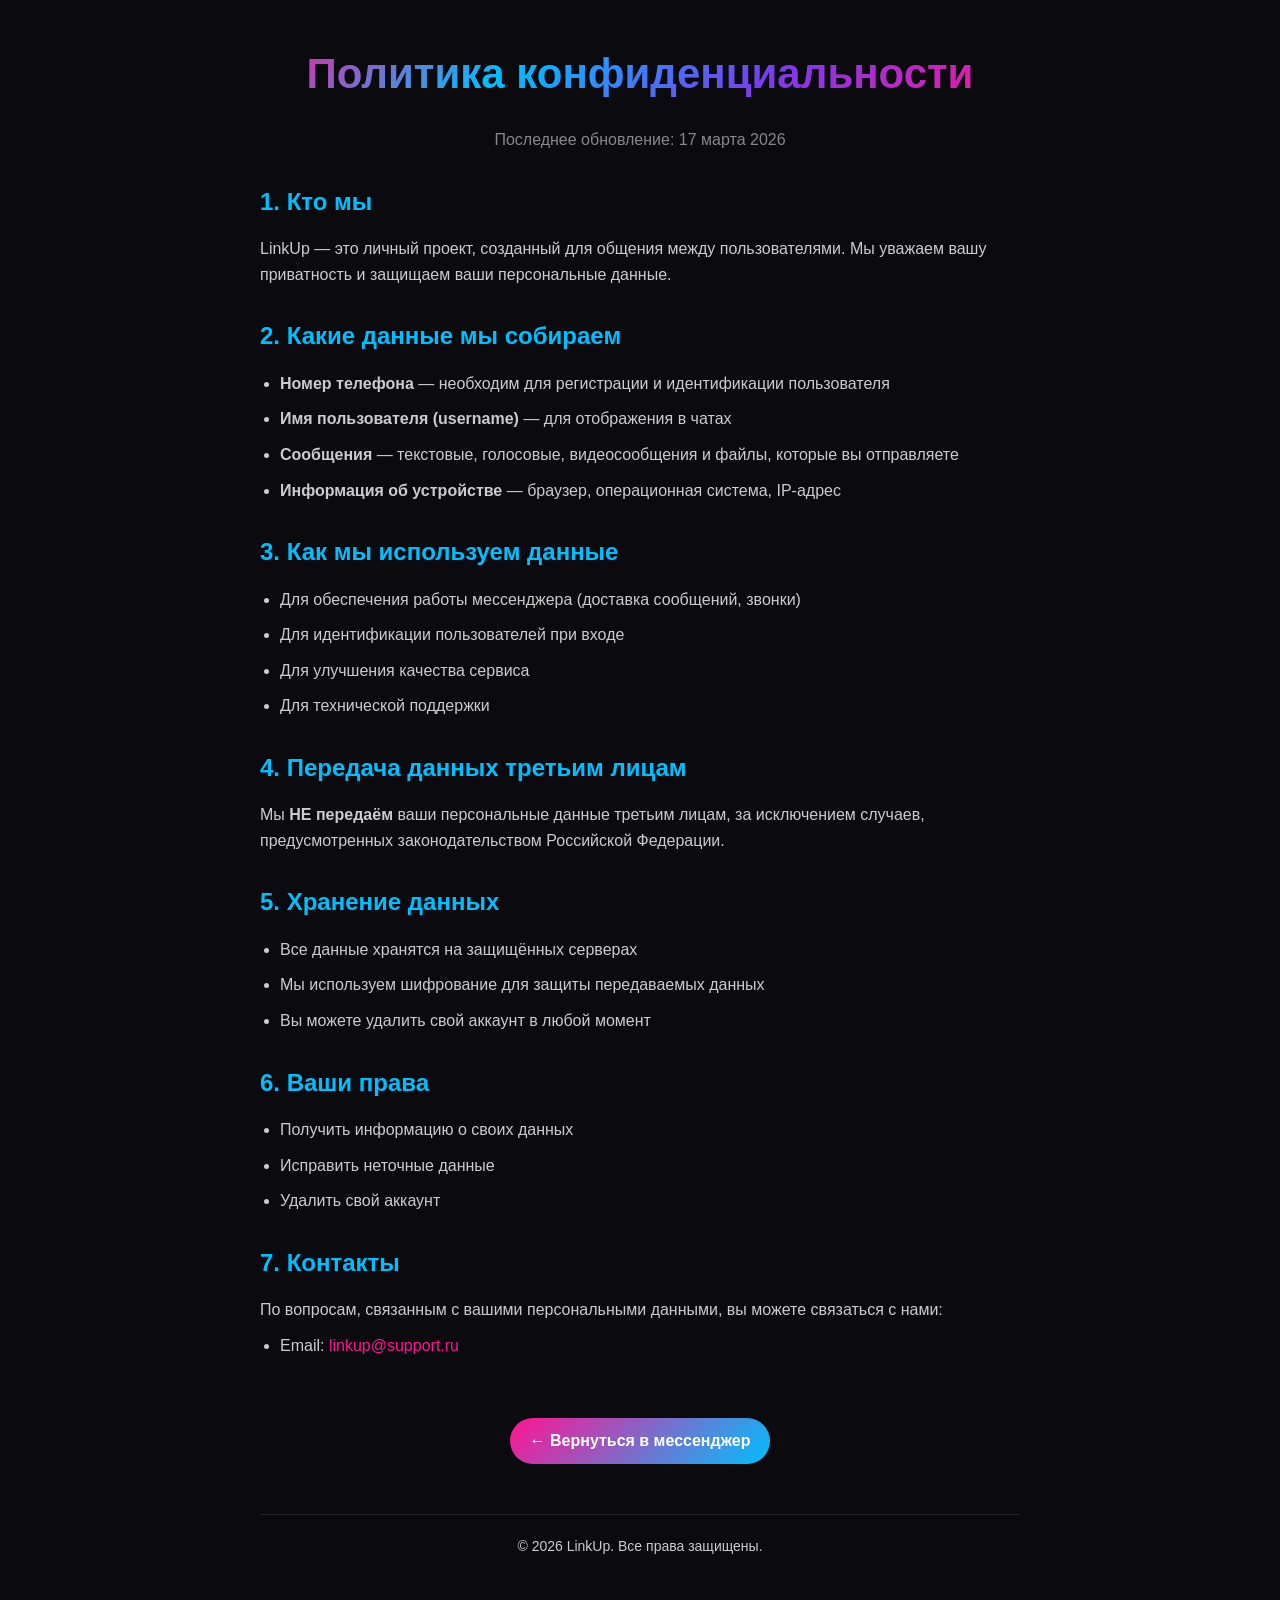
<file: privacy.html>
<!DOCTYPE html>
<html lang="ru">
<head>
    <meta charset="UTF-8">
    <meta name="viewport" content="width=device-width, initial-scale=1.0">
    <title>LinkUp | Политика конфиденциальности</title>
    <style>
        * {
            margin: 0;
            padding: 0;
            box-sizing: border-box;
            font-family: -apple-system, BlinkMacSystemFont, 'Segoe UI', Roboto, sans-serif;
        }
        
        body {
            background: #0a0a0f;
            color: #fff;
            line-height: 1.6;
            padding: 40px 20px;
            max-width: 800px;
            margin: 0 auto;
        }
        
        h1 {
            font-size: 42px;
            font-weight: 800;
            margin-bottom: 20px;
            background: linear-gradient(135deg, #ff1493, #00bfff, #7c3aed, #ff1493);
            -webkit-background-clip: text;
            -webkit-text-fill-color: transparent;
            text-align: center;
        }
        
        h2 {
            color: #00bfff;
            margin: 30px 0 15px;
            font-size: 24px;
        }
        
        p, li {
            color: #ccc;
            margin-bottom: 10px;
        }
        
        ul {
            margin-left: 20px;
            margin-bottom: 20px;
        }
        
        a {
            color: #ff1493;
            text-decoration: none;
        }
        
        a:hover {
            text-decoration: underline;
        }
        
        .footer {
            margin-top: 50px;
            padding-top: 20px;
            border-top: 1px solid rgba(255,255,255,0.1);
            text-align: center;
            color: #888;
            font-size: 14px;
        }
        
        .back-link {
            display: inline-block;
            margin-top: 20px;
            padding: 10px 20px;
            background: linear-gradient(135deg, #ff1493, #00bfff);
            border-radius: 25px;
            color: #fff;
            font-weight: 600;
            transition: all 0.3s;
        }
        
        .back-link:hover {
            transform: translateY(-2px);
            box-shadow: 0 5px 15px rgba(255,20,147,0.3);
            text-decoration: none;
        }
    </style>
</head>
<body>
    <h1>Политика конфиденциальности</h1>
    <p style="text-align: center; color: #888;">Последнее обновление: 17 марта 2026</p>

    <h2>1. Кто мы</h2>
    <p>LinkUp — это личный проект, созданный для общения между пользователями. Мы уважаем вашу приватность и защищаем ваши персональные данные.</p>

    <h2>2. Какие данные мы собираем</h2>
    <ul>
        <li><strong>Номер телефона</strong> — необходим для регистрации и идентификации пользователя</li>
        <li><strong>Имя пользователя (username)</strong> — для отображения в чатах</li>
        <li><strong>Сообщения</strong> — текстовые, голосовые, видеосообщения и файлы, которые вы отправляете</li>
        <li><strong>Информация об устройстве</strong> — браузер, операционная система, IP-адрес</li>
    </ul>

    <h2>3. Как мы используем данные</h2>
    <ul>
        <li>Для обеспечения работы мессенджера (доставка сообщений, звонки)</li>
        <li>Для идентификации пользователей при входе</li>
        <li>Для улучшения качества сервиса</li>
        <li>Для технической поддержки</li>
    </ul>

    <h2>4. Передача данных третьим лицам</h2>
    <p>Мы <strong>НЕ передаём</strong> ваши персональные данные третьим лицам, за исключением случаев, предусмотренных законодательством Российской Федерации.</p>

    <h2>5. Хранение данных</h2>
    <ul>
        <li>Все данные хранятся на защищённых серверах</li>
        <li>Мы используем шифрование для защиты передаваемых данных</li>
        <li>Вы можете удалить свой аккаунт в любой момент</li>
    </ul>

    <h2>6. Ваши права</h2>
    <ul>
        <li>Получить информацию о своих данных</li>
        <li>Исправить неточные данные</li>
        <li>Удалить свой аккаунт</li>
    </ul>

    <h2>7. Контакты</h2>
    <p>По вопросам, связанным с вашими персональными данными, вы можете связаться с нами:</p>
    <ul>
        <li>Email: <a href="mailto:linkup@support.ru">linkup@support.ru</a></li>
    </ul>

    <div style="text-align: center; margin-top: 40px;">
        <a href="index.html" class="back-link">← Вернуться в мессенджер</a>
    </div>

    <div class="footer">
        <p>© 2026 LinkUp. Все права защищены.</p>
    </div>
</body>
</html>
</file>
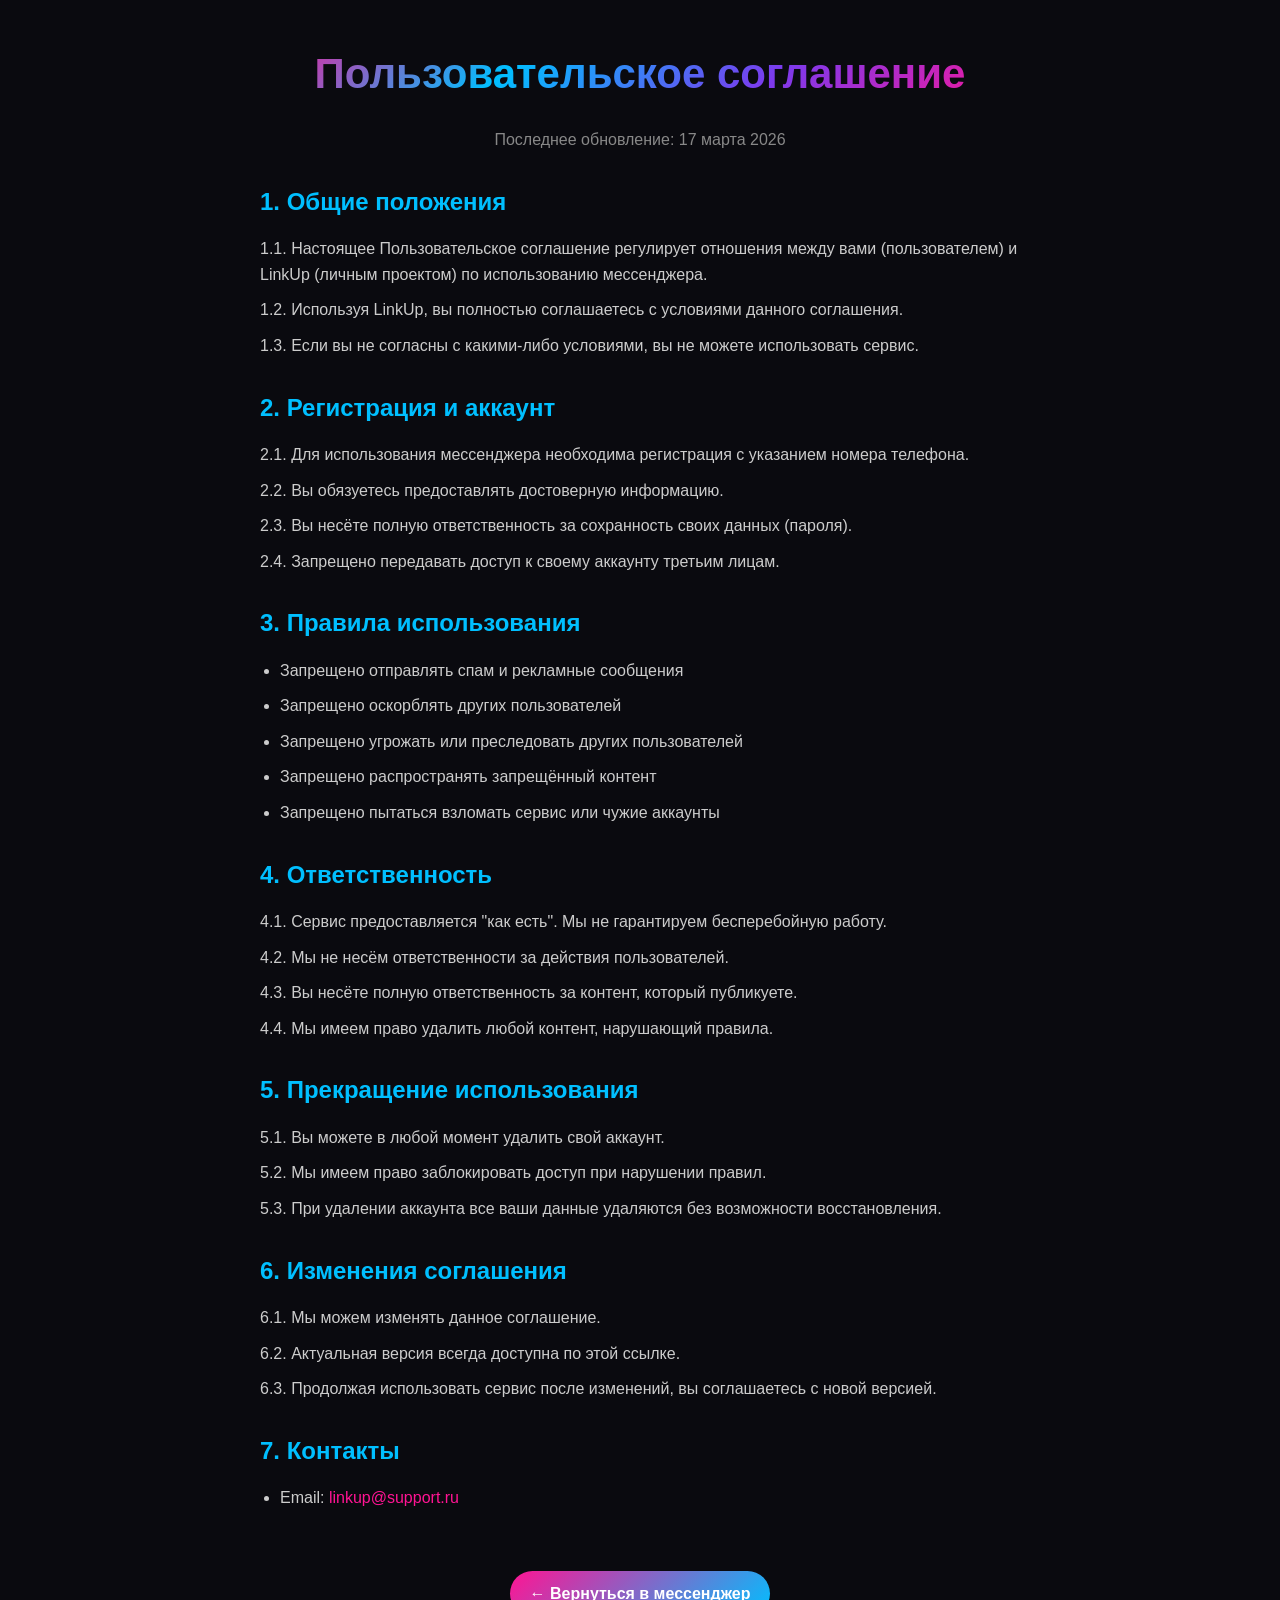
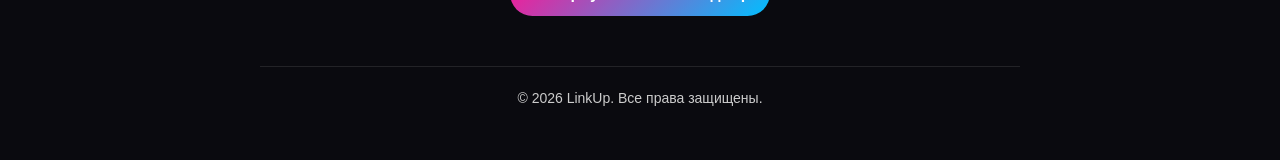
<file: terms.html>
<!DOCTYPE html>
<html lang="ru">
<head>
    <meta charset="UTF-8">
    <meta name="viewport" content="width=device-width, initial-scale=1.0">
    <title>LinkUp | Пользовательское соглашение</title>
    <style>
        * {
            margin: 0;
            padding: 0;
            box-sizing: border-box;
            font-family: -apple-system, BlinkMacSystemFont, 'Segoe UI', Roboto, sans-serif;
        }
        
        body {
            background: #0a0a0f;
            color: #fff;
            line-height: 1.6;
            padding: 40px 20px;
            max-width: 800px;
            margin: 0 auto;
        }
        
        h1 {
            font-size: 42px;
            font-weight: 800;
            margin-bottom: 20px;
            background: linear-gradient(135deg, #ff1493, #00bfff, #7c3aed, #ff1493);
            -webkit-background-clip: text;
            -webkit-text-fill-color: transparent;
            text-align: center;
        }
        
        h2 {
            color: #00bfff;
            margin: 30px 0 15px;
            font-size: 24px;
        }
        
        p, li {
            color: #ccc;
            margin-bottom: 10px;
        }
        
        ul {
            margin-left: 20px;
            margin-bottom: 20px;
        }
        
        a {
            color: #ff1493;
            text-decoration: none;
        }
        
        a:hover {
            text-decoration: underline;
        }
        
        .footer {
            margin-top: 50px;
            padding-top: 20px;
            border-top: 1px solid rgba(255,255,255,0.1);
            text-align: center;
            color: #888;
            font-size: 14px;
        }
        
        .back-link {
            display: inline-block;
            margin-top: 20px;
            padding: 10px 20px;
            background: linear-gradient(135deg, #ff1493, #00bfff);
            border-radius: 25px;
            color: #fff;
            font-weight: 600;
            transition: all 0.3s;
        }
        
        .back-link:hover {
            transform: translateY(-2px);
            box-shadow: 0 5px 15px rgba(255,20,147,0.3);
            text-decoration: none;
        }
    </style>
</head>
<body>
    <h1>Пользовательское соглашение</h1>
    <p style="text-align: center; color: #888;">Последнее обновление: 17 марта 2026</p>

    <h2>1. Общие положения</h2>
    <p>1.1. Настоящее Пользовательское соглашение регулирует отношения между вами (пользователем) и LinkUp (личным проектом) по использованию мессенджера.</p>
    <p>1.2. Используя LinkUp, вы полностью соглашаетесь с условиями данного соглашения.</p>
    <p>1.3. Если вы не согласны с какими-либо условиями, вы не можете использовать сервис.</p>

    <h2>2. Регистрация и аккаунт</h2>
    <p>2.1. Для использования мессенджера необходима регистрация с указанием номера телефона.</p>
    <p>2.2. Вы обязуетесь предоставлять достоверную информацию.</p>
    <p>2.3. Вы несёте полную ответственность за сохранность своих данных (пароля).</p>
    <p>2.4. Запрещено передавать доступ к своему аккаунту третьим лицам.</p>

    <h2>3. Правила использования</h2>
    <ul>
        <li>Запрещено отправлять спам и рекламные сообщения</li>
        <li>Запрещено оскорблять других пользователей</li>
        <li>Запрещено угрожать или преследовать других пользователей</li>
        <li>Запрещено распространять запрещённый контент</li>
        <li>Запрещено пытаться взломать сервис или чужие аккаунты</li>
    </ul>

    <h2>4. Ответственность</h2>
    <p>4.1. Сервис предоставляется "как есть". Мы не гарантируем бесперебойную работу.</p>
    <p>4.2. Мы не несём ответственности за действия пользователей.</p>
    <p>4.3. Вы несёте полную ответственность за контент, который публикуете.</p>
    <p>4.4. Мы имеем право удалить любой контент, нарушающий правила.</p>

    <h2>5. Прекращение использования</h2>
    <p>5.1. Вы можете в любой момент удалить свой аккаунт.</p>
    <p>5.2. Мы имеем право заблокировать доступ при нарушении правил.</p>
    <p>5.3. При удалении аккаунта все ваши данные удаляются без возможности восстановления.</p>

    <h2>6. Изменения соглашения</h2>
    <p>6.1. Мы можем изменять данное соглашение.</p>
    <p>6.2. Актуальная версия всегда доступна по этой ссылке.</p>
    <p>6.3. Продолжая использовать сервис после изменений, вы соглашаетесь с новой версией.</p>

    <h2>7. Контакты</h2>
    <ul>
        <li>Email: <a href="mailto:linkup@support.ru">linkup@support.ru</a></li>
    </ul>

    <div style="text-align: center; margin-top: 40px;">
        <a href="index.html" class="back-link">← Вернуться в мессенджер</a>
    </div>

    <div class="footer">
        <p>© 2026 LinkUp. Все права защищены.</p>
    </div>
</body>
</html>
</file>
